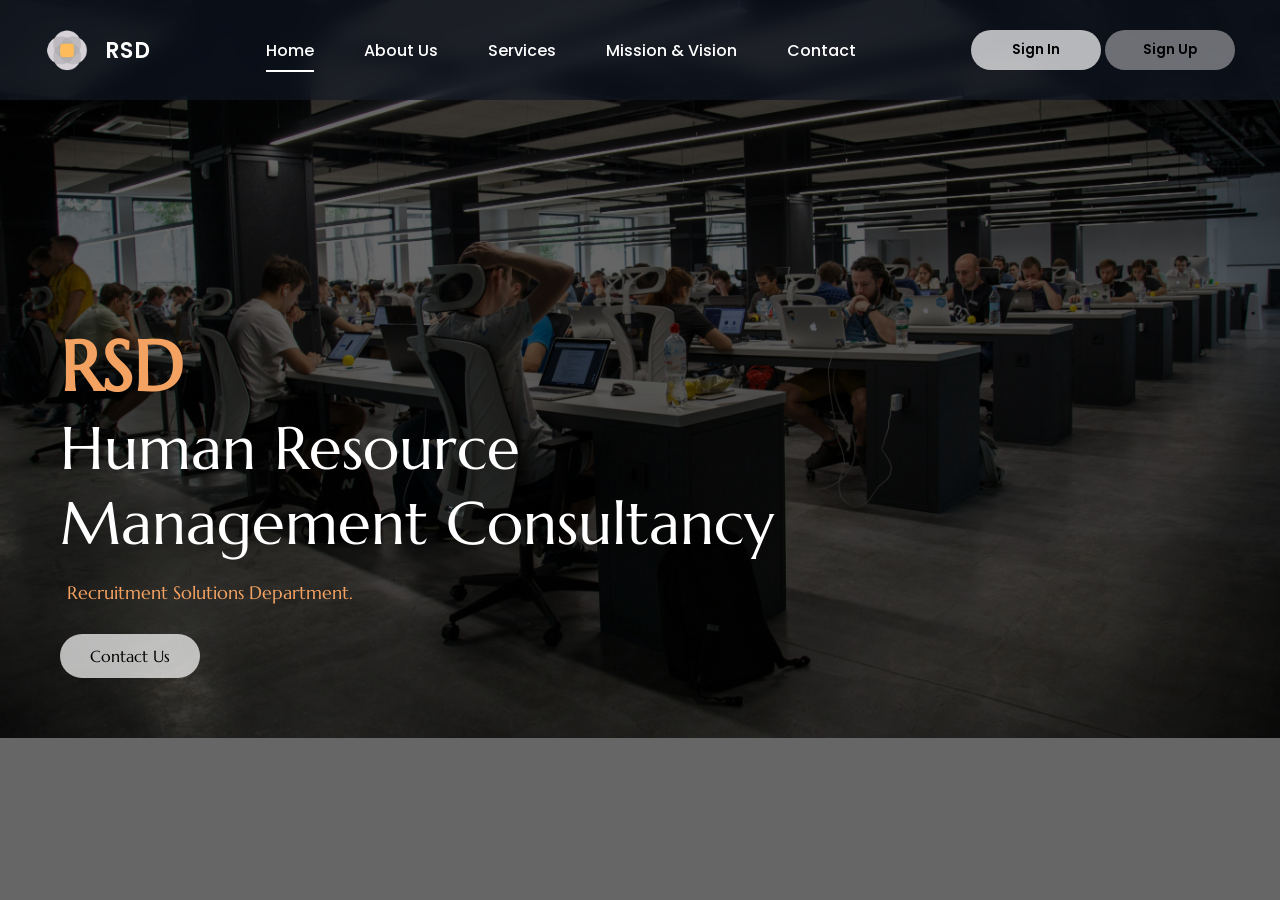
<file: index.html>
<!DOCTYPE html>
<html lang="en">
<head>
<meta charset="UTF-8">
<meta name="viewport" content="width=device-width, initial-scale=1.0">

<link href="https://unpkg.com/boxicons@2.1.4/css/boxicons.min.css" rel="stylesheet">
<link rel="stylesheet" href="style.css">
<link rel="icon" href="images/rsdlogo.png">

<title>RSD - Human Resource Management Consultancy</title>
</head>

<body>
<div class="wrapper">

<nav class="nav">
  <div class="nav-logo">
    <img src="images/rsdlogo.png" class="logo" alt="RSD Logo">
    <span class="logo-text">RSD</span>
  </div>

  <div class="nav-menu" id="navMenu">
    <ul>
      <li><a href="index.html" class="link active">Home</a></li>
      <li><a href="about.html" class="link">About Us</a></li>
      <li><a href="services.html" class="link">Services</a></li>
      <li><a href="missionvission.html" class="link">Mission & Vision</a></li>
      <li><a href="contact.html" class="link">Contact</a></li>
    </ul>
  </div>

  <div class="nav-button">
    <button class="btn white-btn" onclick="location.href='login.html'">Sign In</button>
    <button class="btn" onclick="location.href='register.html'">Sign Up</button>
  </div>

  <div class="nav-menu-btn">
    <i class="bx bx-menu" onclick="toggleMenu()"></i>
  </div>
</nav>

<section class="home">
  <div class="home-content">
    <h1>RSD</h1>
    <h1>Human Resource <br> Management Consultancy</h1>
    <p>Recruitment Solutions Department.</p>
    <a href="contact.html" class="home-btn">Contact Us</a>
  </div>
</section>

</div>

<!-- ✅ NAV MENU FUNCTION (REQUIRED) -->
<script>
function toggleMenu() {
  document.getElementById("navMenu").classList.toggle("responsive");
}
</script>

</body>
</html>
</file>
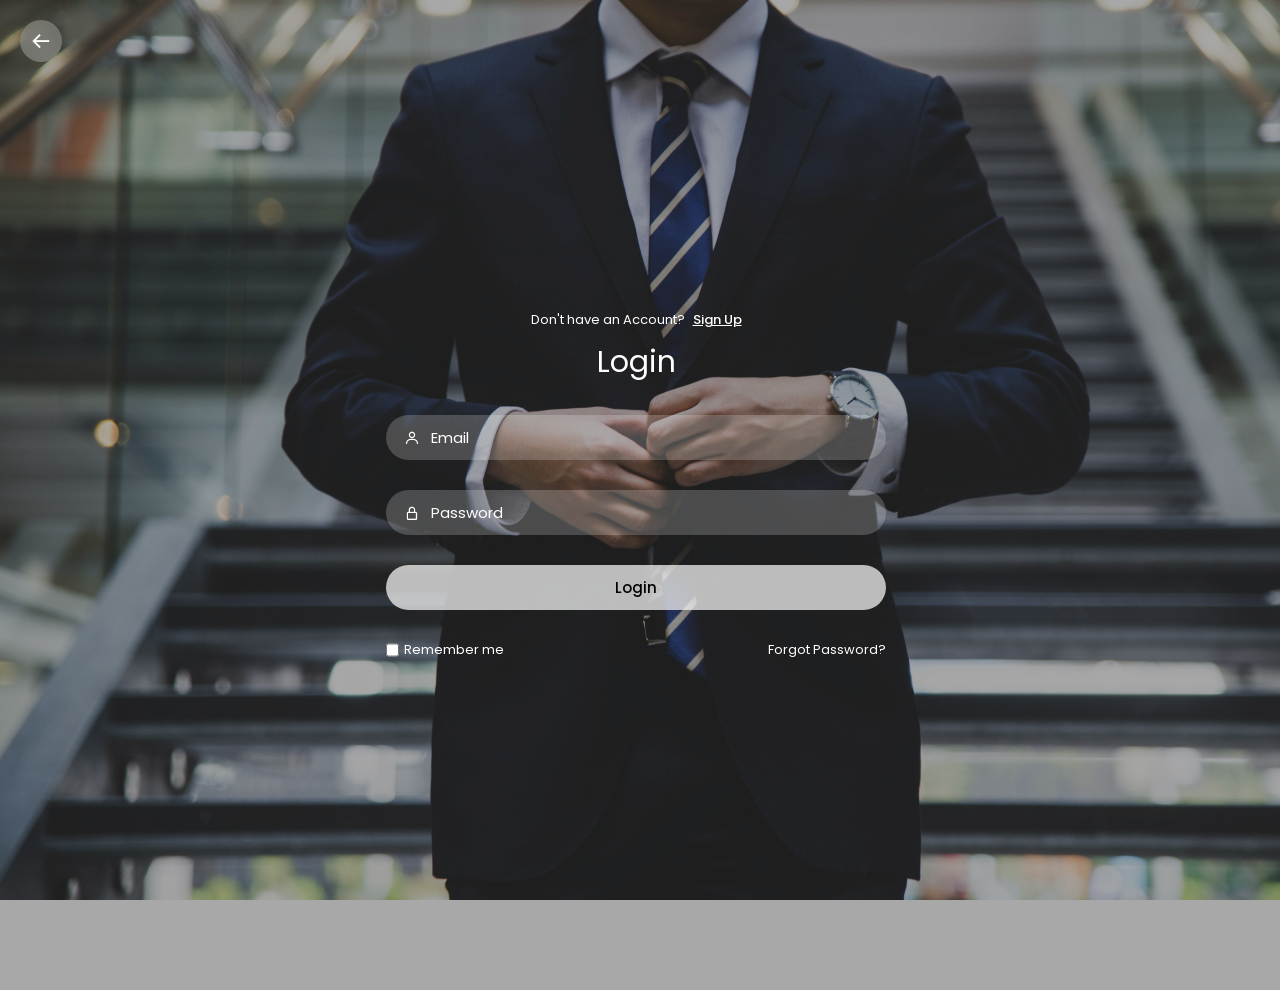
<file: login.html>
<head>
    <link href="https://unpkg.com/boxicons@2.1.4/css/boxicons.min.css" rel="stylesheet">
    <link rel="stylesheet" href="login.css">
</head>

<body>
<div class="wrapper">
    <a href="index.html" class="back-icon" title="Go back">
    <i class="bx bx-arrow-back"></i>
    </a>

    <div class="form-box">

        <!-- LOGIN FORM -->
        <form class="login-container" id="login">
            <div class="top">
                <span>Don't have an Account?
                    <a href="register.html">Sign Up</a>
                </span>
                <header>Login</header>
            </div>

            <div class="input-box">
                <input 
                    type="email" 
                    class="input-field" 
                    placeholder="Email"
                    required>
                <i class="bx bx-user"></i>
            </div>

            <div class="input-box">
                <input 
                    type="password" 
                    class="input-field" 
                    placeholder="Password"
                    required
                    minlength="6">
                <i class="bx bx-lock-alt"></i>
            </div>

            <div class="input-box">
                <input type="submit" class="submit" value="Login">
            </div>

            <div class="two-col">
                <div class="one">
                    <input type="checkbox" id="login-check">
                    <label for="login-check">Remember me</label>
                </div>
                <div class="two">
                    <label><a href="#">Forgot Password?</a></label>
                </div>
            </div>
        </form>

    </div>
</div>
</body>

<script src="script.js"></script>
</file>
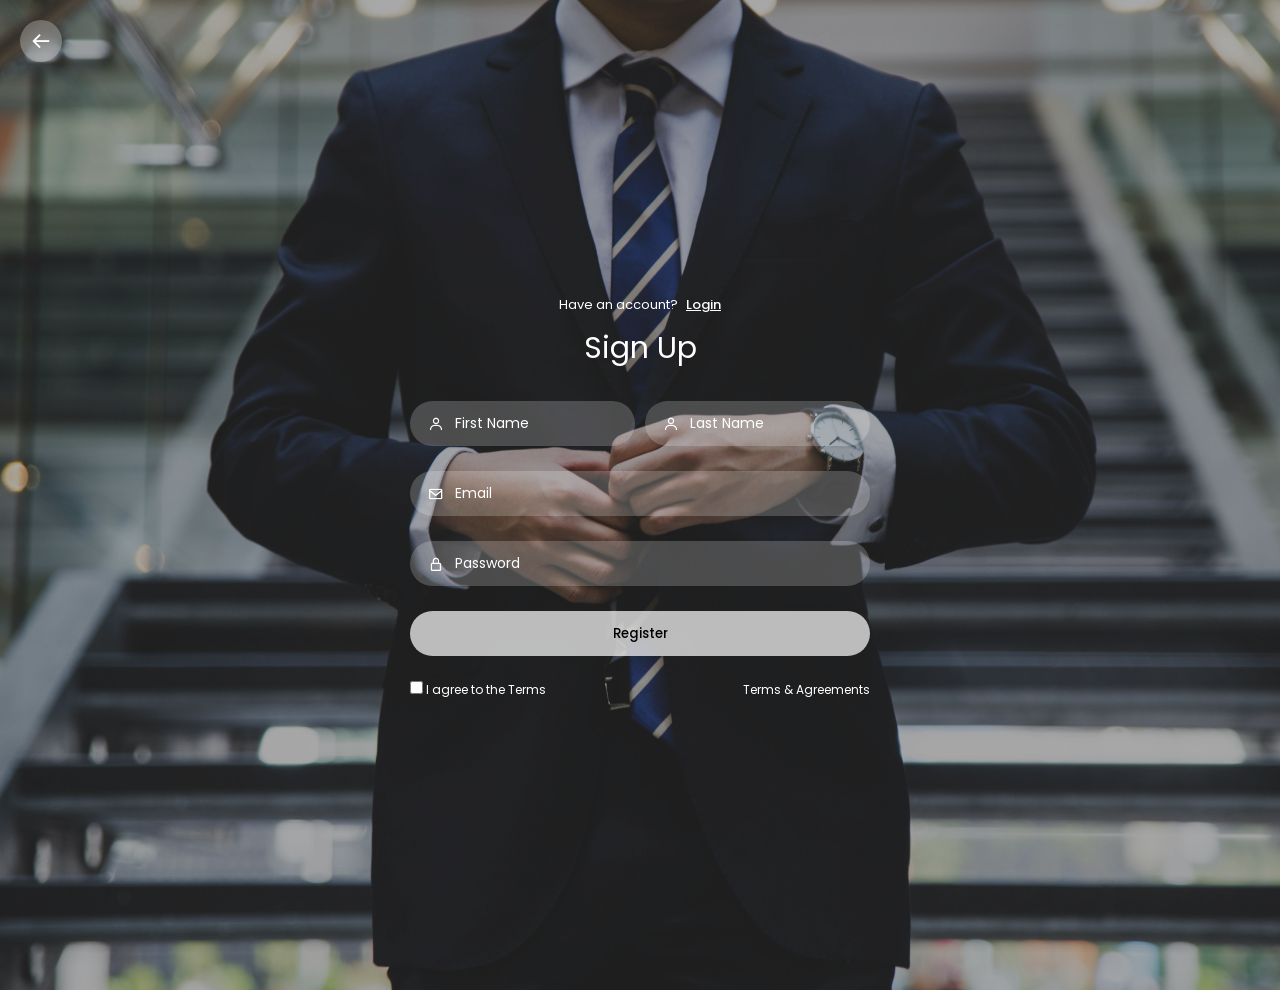
<file: register.html>
<!DOCTYPE html>
<html lang="en">
<head>
    <meta charset="UTF-8">
    <title>Register</title>

    <!-- Icons -->
    <link href="https://unpkg.com/boxicons@2.1.4/css/boxicons.min.css" rel="stylesheet">

    <!-- Styles -->
    <link rel="stylesheet" href="register.css">
</head>
<body>

<div class="wrapper">

    <!-- Back button -->
    <a href="index.html" class="back-icon" title="Go back">
        <i class="bx bx-arrow-back"></i>
    </a>

    <!-- Register Form -->
    <form class="register-container">

        <div class="top">
            <span>
                Have an account?
                <a href="login.html">Login</a>
            </span>
            <header>Sign Up</header>
        </div>

        <div class="two-forms">
            <div class="input-box">
                <input type="text" class="input-field" placeholder="First Name" required>
                <i class="bx bx-user"></i>
            </div>

            <div class="input-box">
                <input type="text" class="input-field" placeholder="Last Name" required>
                <i class="bx bx-user"></i>
            </div>
        </div>

        <div class="input-box">
            <input type="email" class="input-field" placeholder="Email" required>
            <i class="bx bx-envelope"></i>
        </div>

        <div class="input-box">
            <input type="password" class="input-field" placeholder="Password" minlength="6" required>
            <i class="bx bx-lock-alt"></i>
        </div>

        <div class="input-box">
            <input type="submit" class="submit" value="Register">
        </div>

        <div class="two-col">
            <div class="one">
                <input type="checkbox" id="terms" required>
                <label for="terms">I agree to the Terms</label>
            </div>

            <div class="two">
                <a href="#">Terms & Agreements</a>
            </div>
        </div>

    </form>
</div>

<script src="script.js"></script>
</body>
</html>
</file>
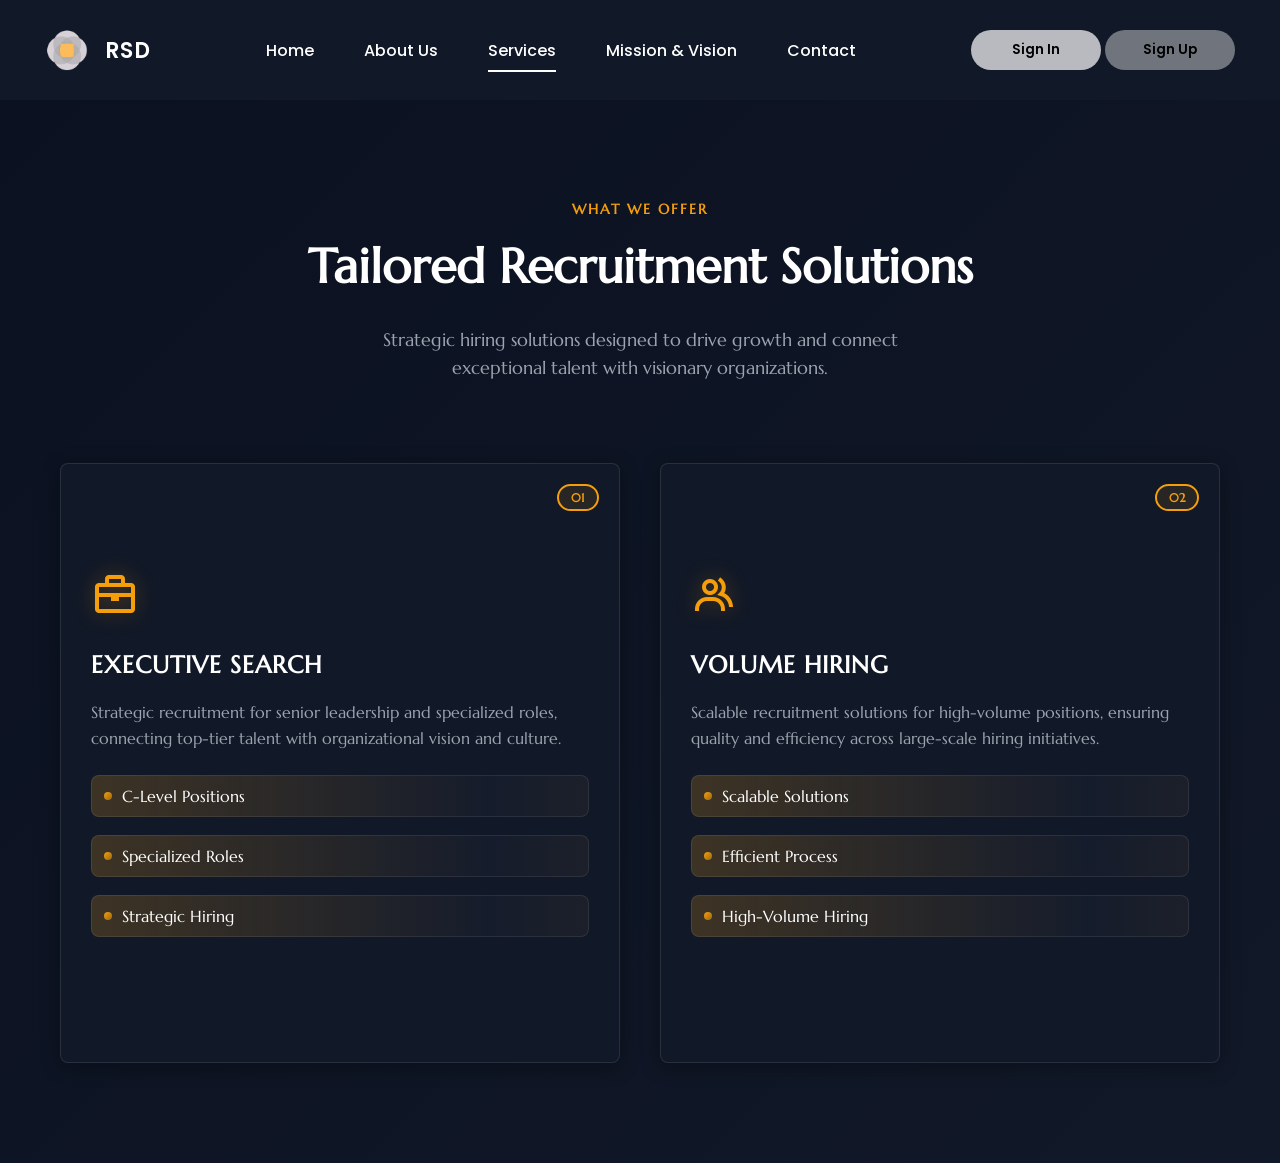
<file: services.html>
<!DOCTYPE html>
<html lang="en">
<head>
<meta charset="UTF-8">
<meta name="viewport" content="width=device-width, initial-scale=1.0">

<link href="https://unpkg.com/boxicons@2.1.4/css/boxicons.min.css" rel="stylesheet">
<link rel="stylesheet" href="style.css">
<link rel="stylesheet" href="services.css">
<link rel="icon" href="images/rsdlogo.png">

<title>RSD - Services</title>
</head>

<body class="services-page">
<div class="wrapper">

<nav class="nav">
  <div class="nav-logo">
    <img src="images/rsdlogo.png" class="logo" alt="RSD Logo">
    <span class="logo-text">RSD</span>
  </div>

  <div class="nav-menu" id="navMenu">
    <ul>
      <li><a href="index.html" class="link">Home</a></li>
      <li><a href="about.html" class="link">About Us</a></li>
      <li><a href="services.html" class="link active">Services</a></li>
      <li><a href="missionvission.html" class="link">Mission & Vision</a></li>
      <li><a href="contact.html" class="link">Contact</a></li>
    </ul>
  </div>

  <div class="nav-button">
    <button class="btn white-btn" onclick="location.href='login.html'">Sign In</button>
    <button class="btn" onclick="location.href='register.html'">Sign Up</button>
  </div>

  <div class="nav-menu-btn">
    <i class="bx bx-menu" onclick="toggleMenu()"></i>
  </div>
</nav>

<!-- What We Offer Section -->
<section class="what-we-offer">
  <div class="container">
    <div class="section-header">
      <span class="section-label">WHAT WE OFFER</span>
      <h1 class="section-title">
        <span class="title-white">Tailored Recruitment</span>
        <span class="title-gradient gold">Solutions</span>
      </h1>
      <p class="section-subtitle">
        Strategic hiring solutions designed to drive growth and connect exceptional talent with visionary organizations.
      </p>
    </div>

    <div class="offer-cards">
      <div class="offer-card" data-card="1">
        <div class="card-number">01</div>
        <div class="card-icon">
          <i class='bx bx-briefcase'></i>
        </div>
        <h3>EXECUTIVE SEARCH</h3>
        <p>
          Strategic recruitment for senior leadership and specialized roles, connecting top-tier talent with organizational vision and culture.
        </p>
        <ul>
          <li>C-Level Positions</li>
          <li>Specialized Roles</li>
          <li>Strategic Hiring</li>
        </ul>
        <button class="learn-more">Learn More</button>
      </div>

      <div class="offer-card" data-card="2">
        <div class="card-number">02</div>
        <div class="card-icon">
          <i class='bx bx-group'></i>
        </div>
        <h3>VOLUME HIRING</h3>
        <p>
          Scalable recruitment solutions for high-volume positions, ensuring quality and efficiency across large-scale hiring initiatives.
        </p>
        <ul>
          <li>Scalable Solutions</li>
          <li>Efficient Process</li>
          <li>High-Volume Hiring</li>
        </ul>
        <button class="learn-more">Learn More</button>
      </div>
    </div>
  </div>
</section>

<!-- ✅ NAV MENU FUNCTION (REQUIRED) -->
<script>
function toggleMenu() {
  document.getElementById("navMenu").classList.toggle("responsive");
}
</script>

</body>
</html>
</file>
<file: style.css>
/* =========================
   STYLE CSS
   ========================= */

@import url('https://fonts.googleapis.com/css2?family=Marcellus&family=Poppins:wght@400;500;600&display=swap');

/* GLOBAL FONT (DEFAULT = MARCELLUS) */
body {
    font-family: 'Marcellus', serif;
}

/* NAVBAR FONT */
.nav,
.nav * {
    font-family: 'Poppins', sans-serif;
}

* {
    margin: 0;
    padding: 0;
    box-sizing: border-box;
}

body {
    min-height: 100vh;
    background-image: url(images/OG.jpg);
    background-repeat: no-repeat;
    background-position: 0 -115px;
    background-size: 100% auto;
    font-family: 'Marcellus', sans-serif;
}


.wrapper {
    min-height: 100vh;
    background: rgba(0, 0, 0, 0.6);
    padding-top: 100px; /* navbar offset */
}

/* =========================
   NAVBAR
   ========================= */

.nav {
    font-family: 'Poppins', sans-serif;
    position: fixed;
    top: 0;
    width: 100%;
    height: 100px;
    display: flex;
    align-items: center;
    justify-content: space-around;
    background: rgba(17, 24, 39, 0.6);
    backdrop-filter: blur(10px);
    z-index: 100;
}

.nav-logo {
    display: flex;
    align-items: center;
    gap: 15px;
}

.logo {
    height: 45px;
}

.logo-text {
    font-size: 22px;
    font-weight: 600;
    color: white;
    letter-spacing: 1px;
}

.nav-logo img.logo {
    margin-top: 0;
}

.nav-logo p {
    color: white;
    font-size: 25px;
    font-weight: 600;
}

.nav-menu ul {
    display: flex;
}

.nav-menu ul li {
    list-style: none;
}

.nav-menu ul li .link {
    position: relative;
    text-decoration: none;
    font-weight: 500;
    color: white;
    padding-bottom: 15px;
    margin: 0 25px;
    transition: color 0.3s ease;
}

/* animated underline */
.nav-menu ul li .link::after {
    content: "";
    position: absolute;
    left: 0;
    bottom: 5px;
    width: 0;
    height: 2px;
    background-color: #ffffff;
    transition: width 0.3s ease;
}

.nav-menu ul li .link:hover {
    color: #f4a261;
    transform: translateY(-2px);
}

.nav-menu ul li .link:hover::after,
.nav-menu ul li .link.active::after {
    width: 100%;
}

.nav-button .btn {
    width: 130px;
    height: 40px;
    font-weight: 600;
    background: rgba(255, 255, 255, 0.4);
    border: none;
    border-radius: 30px;
    cursor: pointer;
    transition: color 0.3s ease, transform 0.3s ease;
}

.nav-button .btn:hover {
    color: #f4a261;
    transform: translateY(-2px);
}

.btn:hover {
    background: rgba(255, 255, 255, 0.3);
}

#RegisterBtn {
    margin-left: 15px;
}

.btn.white-btn {
    background: rgba(255, 255, 255, 0.7);
}

.btn.white-btn:hover {
    background: rgba(255, 255, 255, 0.5);
}

/* =========================
   FORMS
   ========================= */

.nav-menu-btn {
    display: none;
}

.form-box {
    position: relative;
    display: flex;
    align-items: center;
    justify-content: center;
    width: 510px;
    height: 450px;
    overflow: hidden;
    z-index: 2;
}

.login-container,
.register-container {
    position: absolute;
    width: 100%;
    max-width: 500px;
    flex-direction: column;
    transition: 0.5s ease-in-out;
    margin-bottom: 5px;
    text-align: center;
}

.login-container {
    left: 1px;
}

.register-container {
    right: -600px;
}

.top span {
    color: white;
    font-size: small;
    padding: 10px 0;
}

.top span a {
    font-weight: 500;
    color: white;
    margin-left: 5px;
}

header {
    color: white;
    font-size: 30px;
    text-align: center;
    padding: 10px 0 30px;
}

.two-forms {
    display: flex;
    gap: 10px;
    width: 100%;
}

.input-box {
    position: relative;
    width: 100%;
    margin-bottom: 30px;
}

.input-field {
    font-size: 15px;
    background: rgba(255, 255, 255, 0.2);
    color: white;
    height: 45px;
    width: 100%;
    padding: 0 15px 0 45px;
    border: none;
    border-radius: 30px;
    outline: none;
    transition: 0.2s ease;
}

.input-field:hover,
.input-field:focus {
    background: rgba(255, 255, 255, 0.25);
}

::-webkit-input-placeholder {
    color: white;
}

.input-box i {
    position: absolute;
    top: 50%;
    left: 18px;
    transform: translateY(-50%);
    color: white;
}

.submit {
    font-size: 15px;
    font-weight: 500;
    color: black;
    height: 45px;
    width: 100%;
    border: none;
    border-radius: 300px;
    background: rgba(255, 255, 255, 0.7);
    cursor: pointer;
    transition: 0.3s ease-in-out;
}

.submit:hover {
    background: rgba(255, 255, 255, 0.5);
    box-shadow: 1px 5px 7px rgba(0, 0, 0, 0.2);
}

.two-col {
    display: flex;
    justify-content: space-between;
    color: white;
    font-size: small;
    margin-bottom: 15px;
}

.two-col .one {
    display: flex;
    gap: 5px;
}

.two label a {
    text-decoration: none;
    color: white;
}

.two label a:hover {
    text-decoration: underline;
}

/* =========================
   HOME SECTION
   ========================= */

.home {
    min-height: calc(100vh - 100px);
    display: flex;
    align-items: center;
    justify-content: flex-start;
    text-align: left;
    color: #f4a261;
    padding: 40px 60px;
}

.home-content {
    max-width: 900px;
}

.home-content h1 {
    font-family: 'Marcellus', serif;
    font-size: 45px;
    margin-bottom: 20px;
    font-weight: 500;
}

.home-content h1:first-child {
    font-size: 70px;
    font-weight: 700;
    margin-bottom: 0;
}

.home-content h1:nth-child(2) {
    color: #ffffff;
    font-size: 60px;
    font-weight: 400;
    margin-top: 0;
    padding-top: 0;
}

.home-content p {
    font-size: 18px;
    max-width: 700px;
    margin: 0 auto 30px;
}

.home-btn {
    padding: 12px 30px;
    background: rgba(255,255,255,0.7);
    color: black;
    text-decoration: none;
    border-radius: 30px;
    font-weight: 500;
    display: inline-block;
    transition: color 0.3s ease, transform 0.3s ease, background 0.3s ease;
}

.home-btn:hover {
    color: #f4a261;              /* same hover color */
    background: rgba(255,255,255,0.5);
    transform: translateY(-2px); /* same lift effect */
}


/* =========================
   CONTACT SECTION
   ========================= */

.contact-section {
    padding: 120px 10%;
    background: linear-gradient(135deg, #04122c, #0e031b, #050913);
    background-size: 400% 400%;
    animation: gradientShift 12s ease infinite;
    position: relative;
    overflow: hidden;
    color: #f1f1f1;
}

.contact-section::before {
    content: "";
    position: absolute;
    inset: 0;
    background: url(images/OG.jpg) center/cover no-repeat;
    opacity: 0.2;
    mix-blend-mode: overlay;
    pointer-events: none;
}

.contact-inner {
    max-width: 1200px;
    margin: 0 auto;
    display: grid;
    grid-template-columns: 1.1fr 1.5fr;
    gap: 50px;
    align-items: start;
}

.contact-left,
.contact-right {
    opacity: 0;
    transform: translateY(20px);
    animation: fadeInUp 0.8s ease forwards;
}

.contact-right {
    animation-delay: 0.2s;
}

.contact-label {
    font-size: 13px;
    letter-spacing: 2px;
    text-transform: uppercase;
    color: #f4a261;
    margin-bottom: 12px;
}

.contact-title {
    font-size: 42px;
    line-height: 1.1;
    margin: 0 0 20px;
    font-family: 'Marcellus', serif;
}

.highlight {
    color: #f4a261;
}

.contact-desc {
    color: rgba(255,255,255,0.75);
    max-width: 520px;
    margin-bottom: 30px;
    line-height: 1.6;
}

.info-cards {
    display: grid;
    gap: 16px;
}

.info-card {
    display: flex;
    align-items: center;
    gap: 16px;
    border: 1px solid rgba(244, 162, 97, 0.55);
    padding: 14px 16px;
    border-radius: 12px;
    background: rgba(255,255,255,0.05);
    transition: transform 0.3s ease, box-shadow 0.3s ease, border-color 0.3s ease;
}

.info-card:hover {
    transform: translateY(-6px);
    box-shadow: 0 20px 40px rgba(0,0,0,0.35);
    border-color: rgba(244, 162, 97, 0.85);
}

.info-icon {
    width: 44px;
    height: 44px;
    min-width: 44px;
    border-radius: 12px;
    background: rgba(244, 162, 97, 0.15);
    display: grid;
    place-items: center;
    color: #f4a261;
    font-size: 20px;
}

.info-title {
    font-weight: 600;
    color: #fff;
    margin-bottom: 4px;
}

.info-text {
    color: rgba(255,255,255,0.75);
    font-size: 0.95rem;
}

/* Form card */

.contact-card {
    background: rgba(8, 14, 32, 0.7);
    border: 1px solid rgba(244, 162, 97, 0.55);
    border-radius: 16px;
    padding: 32px;
    backdrop-filter: blur(16px);
}

.contact-card-header h3 {
    margin: 0 0 20px;
    font-size: 22px;
    letter-spacing: 1px;
    color: #fff;
}

.contact-form {
    display: grid;
    gap: 16px;
}

.form-grid {
    display: grid;
    grid-template-columns: 1fr 1fr;
    gap: 16px;
}

.form-group input,
.form-group textarea {
    width: 100%;
    padding: 14px 18px;
    border-radius: 12px;
    border: 1px solid rgba(244, 162, 97, 0.4);
    background: rgba(255,255,255,0.06);
    color: rgba(255,255,255,0.95);
    font-size: 0.95rem;
    outline: none;
    transition: border-color 0.2s ease, background 0.2s ease;
}

.form-group input::placeholder,
.form-group textarea::placeholder {
    color: rgba(255,255,255,0.6);
}

.form-group input:focus,
.form-group textarea:focus {
    border-color: rgba(244, 162, 97, 0.85);
    background: rgba(255,255,255,0.1);
}

.form-group textarea {
    resize: vertical;
    min-height: 160px;
}

.submit-btn {
    display: inline-flex;
    align-items: center;
    justify-content: center;
    gap: 10px;
    padding: 14px 24px;
    border-radius: 999px;
    border: 1px solid rgba(244, 162, 97, 0.75);
    background: transparent;
    color: rgba(255,255,255,0.9);
    font-weight: 600;
    cursor: pointer;
    transition: background 0.3s ease, color 0.3s ease, transform 0.3s ease;
    width: fit-content;
}

.submit-btn i {
    font-size: 18px;
    transition: transform 0.3s ease;
}

.submit-btn:hover {
    background: rgba(244, 162, 97, 1);
    color: #0b0932;
    transform: translateY(-2px);
}

.submit-btn:hover i {
    transform: translateX(3px);
}

.sr-only {
    position: absolute;
    width: 1px;
    height: 1px;
    padding: 0;
    margin: -1px;
    overflow: hidden;
    clip: rect(0, 0, 0, 0);
    border: 0;
}

.form-status {
    margin-top: 16px;
    text-align: center;
    font-weight: 500;
    font-size: 0.95rem;
}

@keyframes fadeInUp {
    0% {
        opacity: 0;
        transform: translateY(20px);
    }
    100% {
        opacity: 1;
        transform: translateY(0);
    }
}

@keyframes gradientShift {
    0% {
        background-position: 0% 50%;
    }
    50% {
        background-position: 100% 50%;
    }
    100% {
        background-position: 0% 50%;
    }
}

/* RESPONSIVE */
@media (max-width: 1024px) {
    .contact-inner {
        grid-template-columns: 1fr;
    }
    .contact-left, .contact-right {
        animation: fadeInUp 0.7s ease forwards;
    }
}

@media (max-width: 600px) {
    .contact-section {
        padding: 80px 6%;
    }
    .contact-title {
        font-size: 32px;
    }
    .form-grid {
        grid-template-columns: 1fr;
    }
}

/* =========================
   RESPONSIVE
   ========================= */

@media only screen and (max-width: 786px) {

    .nav-button {
        display: none;
    }

    .nav-menu {
        position: absolute;
        top: -800px;
        display: flex;
        justify-content: center;
        background: rgba(255, 255, 255, 0.2);
        width: 100%;
        height: 90vh;
        backdrop-filter: blur(20px);
        transition: 0.3s;
    }

    /* ✅ PUT IT HERE */
    .nav-menu.responsive {
        top: 100px;
    }

    .nav-menu ul {
        flex-direction: column;
        align-items: center;
    }

    .nav-menu-btn {
        display: block;
    }

    .nav-menu-btn i {
        color: white;
        font-size: 25px;
        padding: 10px;
        background: rgba(255, 255, 255, 0.2);
        border-radius: 50%;
        cursor: pointer;
        transition: 0.3s;
    }
}
    .nav-menu-btn i:hover {
        background: rgba(255, 255, 255, 0.15);
    }

@media only screen and (max-width: 540px) {

    .form-box {
        width: 100%;
        height: 500px;
    }

    .register.container,
    .login-container {
        width: 100%;
        padding: 0 20px;
    }

    .register-container .two-forms {
        flex-direction: column;
        gap: 0;    
    }
}
</file>
<file: login.css>
@import url('https://fonts.googleapis.com/css2?family=Poppins:wght@400;500;600&display=swap');

* {
    margin: 0;
    padding: 0;
    box-sizing: border-box;
    font-family: 'Poppins', sans-serif;
}
body {
    background: url(images/suit.jpg);
    background-size: cover;
    background-repeat: no-repeat;
    background-attachment: fixed;
}
.wrapper{
    display: flex;
    justify-content: center;
    align-items: center;
    min-height: 110vh;
    background: rgba(39, 39, 39, 0.4);
}
.nav{
    position: fixed;
    top: 0;
    display: flex;
    justify-content: space-around;
    width: 100%;
    height: 100px;
    line-height: 100px;
    background: linear-gradient(rgba(39,39,39,0.6), transparent);
    z-index: 100;
}
.nav-logo p{
    color: white;
    font-size: 25px;
    font-weight: 600;
}
.nav-menu ul{
    display: flex;
}
.nav-menu ul li{
    list-style-type: none;
}
.nav-menu ul li .link{
    text-decoration: none;
    font-weight: 500;
    color: white;
    padding-bottom: 15px;
    margin: 0 25px;
}
.link:hover, .active{
    border-bottom: 2px solid #fff;
}
.nav-button .btn{
    width: 130px;
    height: 40px;
    font-weight: 500;
    background: rgba(255, 255, 255, 0.4);
    border: none;
    border-radius: 30px;
    cursor: pointer;
    transition: .3s ease;
}
.btn:hover{
    background: rgba(255, 255, 255, 0.3);
}
#RegisterBtn{
    margin-left: 15px;
}
.btn.white-btn{
    background: rgba(255, 255, 255, 0.7)
}
.btn.btn.white-btn:hover{
    background: rgba(255, 255, 255, 0.5);
}
.nav-menu-btn{
    display: none;
}
.form-box{
    position: relative;
    display: flex;
    align-items: center;
    justify-content: center;
    width: 510px;
    height: 450px;
    overflow: hidden;
    z-index: 2;
}
.login-container{
    position: absolute;
    left: 1px;
    width: 100%;
    max-width: 500px;
    flex-direction: column;
    transition: .5s ease-in-out;
    margin-bottom: 5px;
    text-align: center;
}
.register-container{
    position: absolute;
    right: -520px;
    width: 100%;
    max-width: 500px;
    /* align-items: center; */
    flex-direction: column;
    transition: .5s ease-in-out;
    margin-bottom: 5px;
    text-align: center;
}
.top span{
    color: white;
    font-size: small;
    padding: 10px 0;
    justify-content: center;
}
.top span a{
    font-weight: 500;
    color: white;
    margin-left: 5px;
}
header{
    color: white;
    font-size: 30px;
    text-align: center;
    padding: 10px 0 30px 0;
}
.two-forms{
    display: flex;
    gap: 10px;
    width: 100%;
}
.input-box{
    position: relative;
    width: 100%;
    margin-bottom: 30px;
}
.input-field{
    font-size: 15px;
    background: rgba(255, 255, 255, 0.2);
    color: white;
    height: 45px;
    width: 100%;
    padding: 0 15px 0 45px;
    border: none;
    border-radius: 30px;
    outline: none;
    transition: .2s ease;
}
.input-field:hover, .input-field:focus{
    background: rgba(255, 255, 255, 0.25);
}
::-webkit-input-placeholder{
    color: white;
}
.input-box i{
    position: absolute;
    top: 50%;
    left: 18px;
    transform: translateY(-50%);
    color: white;
}
.submit{
    font-size: 15px;
    font-weight: 500;
    color: black;
    height: 45px;
    width: 100%;
    border: none;
    border-radius: 300px;
    outline: none;
    background: rgba(255, 255, 255, 0.7);
    cursor: pointer;
    transition: .3s ease-in-out;   
}
.submit:hover{
    background: rgba(255, 255, 255, 0.5);
    box-shadow: 1px 5px 7px 1px rgba(0, 0, 0, 0.2);
}
.two-col{
    display: flex;
    justify-content: space-between;
    color: white;
    font-size: small;
    margin-bottom: 15px;
}
.two-col .one{
    display: flex;
    gap: 5px;
}
.two label a{
    text-decoration: none;
    color: white;
}
.two label a:hover{
    text-decoration: underline;
    color: white;
}
@media only screen and (max-width: 786px){
    .nav-button{
        display: none;
    }
    .nav-menu.responsive{
        top: 100px;
    }
    .nav-menu{
        position: absolute;
        top: -800px;
        display: flex;
        justify-content: center;
        background: rgba(255, 255, 255, 0.2);
        width: 100%;
        height: 90vh;
        backdrop-filter: blur(20px);
        transition: .3s;
    }
    .nav-menu ul{
        flex-direction: column;
        align-items: center;
    }
    .nav-menu-btn{
        display: block;
    }
    .nav-menu-btn i{
        color: white;
        font-size: 25px;
        padding: 10px;
        background: rgba(255, 255, 255, 0.2);
        border-radius: 50%;
        cursor: pointer;
        transition: .3s;
    }
    .nav-menu-btn i:hover{
        background: rgba(255, 255, 255, 0.15)
    }
}
@media only screen and (max-width: 540px){
    .wrapper{
        min-height: 100vh;
    }
    .form-box{
        width: 100%;
        height: 500px;
    }
    .register.container, .login-container{
        width: 100%;
        padding: 0 20px;
    }
    .register-container .two-forms{
        flex-direction: column;
        gap: 0;
    }
}

.home {
    height: 100vh;
    display: flex;
    align-items: center;
    justify-content: center;
    color: white;
    text-align: center;
    padding: 40px;
}

.home-content h1 {
    font-size: 45px;
    margin-bottom: 20px;
}

.home-content p {
    font-size: 18px;
    max-width: 700px;
    margin: 0 auto 30px;
}

.home-btn {
    padding: 12px 30px;
    background: rgba(255,255,255,0.7);
    color: black;
    text-decoration: none;
    border-radius: 30px;
    font-weight: 500;
}
.home-btn {
    position: absolute;
    top: 20px;
    left: 20px;
    color: white;
    text-decoration: none;
    font-size: 14px;
    font-weight: 500;
    padding: 8px 14px;
    border-radius: 20px;
    background: rgba(255, 255, 255, 0.25);
    backdrop-filter: blur(10px);
    transition: 0.3s ease;
    display: flex;
    align-items: center;
    gap: 6px;
}

.home-btn i {
    font-size: 18px;
}

.home-btn:hover {
    background: rgba(255, 255, 255, 0.4);
    transform: translateY(-2px);
}
.back-icon {
    position: absolute;
    top: 20px;
    left: 20px;
    width: 42px;
    height: 42px;
    border-radius: 50%;
    background: rgba(255, 255, 255, 0.25);
    backdrop-filter: blur(10px);
    display: flex;
    align-items: center;
    justify-content: center;
    color: white;
    text-decoration: none;
    transition: 0.3s ease;
    z-index: 10;
}

.back-icon i {
    font-size: 22px;
}

.back-icon:hover {
    background: rgba(255, 255, 255, 0.4);
    transform: translateX(-3px);
}
</file>
<file: register.css>
@import url('https://fonts.googleapis.com/css2?family=Poppins:wght@400;500;600&display=swap');

* {
    margin: 0;
    padding: 0;
    box-sizing: border-box;
    font-family: 'Poppins', sans-serif;
}

body {
    background: url(images/suit.jpg) no-repeat top center;
    background-size: cover;
}

.wrapper{
    display: flex;
    justify-content: center;
    align-items: center;
    min-height: 110vh;
    background: rgba(39, 39, 39, 0.4);
}

/* Back Button */
.back-icon {
    position: absolute;
    top: 20px;
    left: 20px;
    width: 42px;
    height: 42px;
    border-radius: 50%;
    background: rgba(255, 255, 255, 0.25);
    backdrop-filter: blur(10px);
    display: flex;
    align-items: center;
    justify-content: center;
    color: white;
    text-decoration: none;
    transition: 0.3s ease;
}

.back-icon i {
    font-size: 22px;
}

.back-icon:hover {
    background: rgba(255, 255, 255, 0.4);
    transform: translateX(-3px);
}

/* Form */
.register-container {
    width: 100%;
    max-width: 500px;
    text-align: center;
    padding: 0 20px;
}

.top span {
    color: white;
    font-size: 13px;
}

.top span a {
    color: white;
    font-weight: 500;
    margin-left: 5px;
}

header {
    color: white;
    font-size: 30px;
    margin: 10px 0 30px;
}

.two-forms {
    display: flex;
    gap: 10px;
}

.input-box {
    position: relative;
    width: 100%;
    margin-bottom: 25px;
}

.input-field {
    width: 100%;
    height: 45px;
    padding: 0 15px 0 45px;
    border-radius: 30px;
    border: none;
    outline: none;
    background: rgba(255, 255, 255, 0.2);
    color: white;
    font-size: 14px;
}

.input-field::placeholder {
    color: white;
}

.input-field:focus {
    background: rgba(255, 255, 255, 0.25);
}

.input-box i {
    position: absolute;
    top: 50%;
    left: 18px;
    transform: translateY(-50%);
    color: white;
}

.submit {
    width: 100%;
    height: 45px;
    border-radius: 30px;
    border: none;
    cursor: pointer;
    font-weight: 500;
    background: rgba(255, 255, 255, 0.7);
    transition: 0.3s;
}

.submit:hover {
    background: rgba(255, 255, 255, 0.5);
}

.two-col {
    display: flex;
    justify-content: space-between;
    font-size: 12px;
    color: white;
}

.two-col a {
    color: white;
    text-decoration: none;
}

.two-col a:hover {
    text-decoration: underline;
}

/* Mobile */
@media (max-width: 540px) {
    .two-forms {
        flex-direction: column;
        gap: 0;
    }
}
</file>
<file: services.css>
/* =========================
   SERVICES SECTION
   ========================= */

.services{
min-height:100vh;
display:flex;
align-items:center;
justify-content:center;
padding:80px 60px;

/* PROFESSIONAL GRADIENT */
background:linear-gradient(
135deg,
#111827 0%,
#0f172a 40%,
#020617 100%
);

color:white;
}

.services-page{
background:linear-gradient(
to bottom,
#111827,
#0f172a
);
}

.services-page .wrapper{
background:#111827;
}

.services-page .nav{
background:#111827;
backdrop-filter:none; /* remove blur for cleaner look */
}


.services-grid{
display:grid;
grid-template-columns:repeat(auto-fit,minmax(450px,1fr));
gap:40px;
max-width:1200px;
width:100%;
}

.service-card{

background:rgba(255,255,255,0.03);
border:1px solid rgba(255,255,255,0.08);
padding:30px;
position:relative;
transition:all .35s ease;
}

.service-card:hover{
transform:translateY(-6px);
border-color:#f4a261;
}

.service-top{
display:flex;
justify-content:space-between;
align-items:center;
margin-bottom:40px;
}

.service-top i{
font-size:40px;
color:#8b5cf6;
}

.service-number{
border:2px solid #f4a261;
padding:6px 14px;
font-size:14px;
}

.service-card h2{
font-family:'Marcellus',serif;
font-size:32px;
margin-bottom:20px;
}

.service-card p{
color:#cbd5e1;
line-height:1.7;
margin-bottom:20px;
}

.service-card ul{
list-style:none;
padding:0;
}

.service-card li{
margin-bottom:10px;
position:relative;
padding-left:18px;
color:#cbd5e1;
}

.service-card li::before{
content:"";
position:absolute;
left:0;
top:8px;

width:8px;
height:8px;

background:#f4a261;
border-radius:50%;
}

.service-card:hover{
transform:translateY(-6px);
border-color:#f4a261;
box-shadow:0 20px 40px rgba(0,0,0,0.5);
}

/* =========================
   WHAT WE OFFER SECTION
   ========================= */

.what-we-offer {
  background: linear-gradient(135deg, #0b1120 0%, #111827 100%);
  padding: 100px 60px;
  color: white;
  min-height: 100vh;
  display: flex;
  align-items: center;
  justify-content: center;
}

.what-we-offer .container {
  max-width: 1200px;
  width: 100%;
  text-align: center;
}

.section-header {
  margin-bottom: 80px;
  animation: fadeInUp 1s ease-out;
}

.section-label {
  display: block;
  font-size: 14px;
  font-weight: 600;
  letter-spacing: 2px;
  color: #f59e0b;
  text-transform: uppercase;
  margin-bottom: 20px;
}

.section-title {
  font-size: 48px;
  font-weight: 700;
  margin-bottom: 30px;
  line-height: 1.2;
}

.title-white {
  color: white;
}

.title-gold {
  color: #f59e0b;
}

.section-subtitle {
  font-size: 18px;
  color: #9ca3af;
  max-width: 600px;
  margin: 0 auto;
  line-height: 1.6;
}

.offer-cards {
  display: grid;
  grid-template-columns: repeat(2, 1fr);
  gap: 40px;
  max-width: 1200px;
  margin: 0 auto;
}

.offer-card {
  background: #111827;
  border: 1px solid rgba(255, 255, 255, 0.1);
  padding: 40px 30px;
  border-radius: 8px;
  position: relative;
  transition: all 0.5s ease;
  cursor: pointer;
  box-shadow: 0 4px 20px rgba(0, 0, 0, 0.3);
  animation: fadeInUp 1s ease-out 0.2s both;
  display: flex;
  flex-direction: column;
  justify-content: center;
  align-items: flex-start;
  min-height: 600px;
  text-align: left;
  overflow: hidden;
}



.offer-card:nth-child(2) {
  animation-delay: 0.4s;
}

.offer-card:hover {
  transform: translateY(-8px);
  box-shadow: 0 0 50px rgba(245, 158, 11, 0.4), 0 20px 60px rgba(0, 0, 0, 0.5);
}

.offer-card.active {
  box-shadow: 0 0 30px rgba(245, 158, 11, 0.3);
  border-color: #f59e0b;
  animation: pulseGlow 2s infinite;
}

.card-number {
  position: absolute;
  top: 20px;
  right: 20px;
  border: 2px solid #f59e0b;
  color: #f59e0b;
  padding: 4px 12px;
  font-size: 12px;
  font-weight: 600;
  border-radius: 20px;
  background: rgba(245, 158, 11, 0.1);
}

.card-icon {
  margin-bottom: 30px;
  position: relative;
}

.card-icon i {
  font-size: 48px;
  color: #f59e0b;
  filter: drop-shadow(0 0 10px rgba(245, 158, 11, 0.3));
}

.offer-card h3 {
  font-size: 24px;
  font-weight: 700;
  text-transform: uppercase;
  margin-bottom: 20px;
  letter-spacing: 1px;
}

.offer-card p {
  color: #9ca3af;
  line-height: 1.6;
  font-size: 16px;
}

.offer-card ul {
  list-style: none;
  padding: 0;
  margin: 24px 0 0 0;
  width: 100%;
}

.offer-card li {
  display: flex;
  align-items: center;
  gap: 10px;
  padding: 10px 12px;
  border-radius: 8px;
  background: rgba(255, 255, 255, 0.02);
  background-image: linear-gradient(90deg, rgba(245, 158, 11, 0.18) 0%, rgba(245, 158, 11, 0) 40%, rgba(245, 158, 11, 0.18) 100%);
  background-size: 200% 100%;
  border: 1px solid rgba(255, 255, 255, 0.08);
  margin-bottom: 18px;
  transition: all 0.25s ease;
  position: relative;
  overflow: hidden;
}

.offer-card li::before {
  content: "";
  width: 8px;
  height: 8px;
  border-radius: 50%;
  background: linear-gradient(135deg, rgba(245, 158, 11, 1), rgba(245, 158, 11, 0.5));
  flex-shrink: 0;
}

.offer-card li:hover {
  border-color: rgba(245, 158, 11, 0.4);
  box-shadow: 0 0 15px rgba(245, 158, 11, 0.25);
  animation: listFlow 1.2s linear infinite;
}

@keyframes listFlow {
  from {
    background-position: 0 0;
  }
  to {
    background-position: 100% 0;
  }
}

.learn-more {
  position: absolute;
  left: 50%;
  bottom: 30px;
  transform: translateX(-50%) translateY(10px);
  opacity: 0;
  padding: 10px 18px;
  border: 1px solid rgba(245, 158, 11, 0.7);
  background: rgba(245, 158, 11, 0.1);
  color: #f9fafb;
  border-radius: 999px;
  font-weight: 600;
  letter-spacing: 0.8px;
  cursor: pointer;
  transition: all 0.25s ease;
  backdrop-filter: blur(6px);
}

.offer-card:hover .learn-more {
  opacity: 1;
  transform: translateX(-50%) translateY(0);
}

/* Animations */
@keyframes fadeInUp {
  from {
    opacity: 0;
    transform: translateY(30px);
  }
  to {
    opacity: 1;
    transform: translateY(0);
  }
}

@keyframes pulseGlow {
  0%, 100% {
    box-shadow: 0 0 30px rgba(245, 158, 11, 0.3);
  }
  50% {
    box-shadow: 0 0 40px rgba(245, 158, 11, 0.5);
  }
}

/* Responsive */
@media (max-width: 768px) {
  .what-we-offer {
    padding: 80px 30px;
  }

  .section-title {
    font-size: 36px;
  }

  .offer-cards {
    grid-template-columns: 1fr;
    gap: 30px;
  }

  .offer-card {
    padding: 30px 20px;
  }
}
</file>
